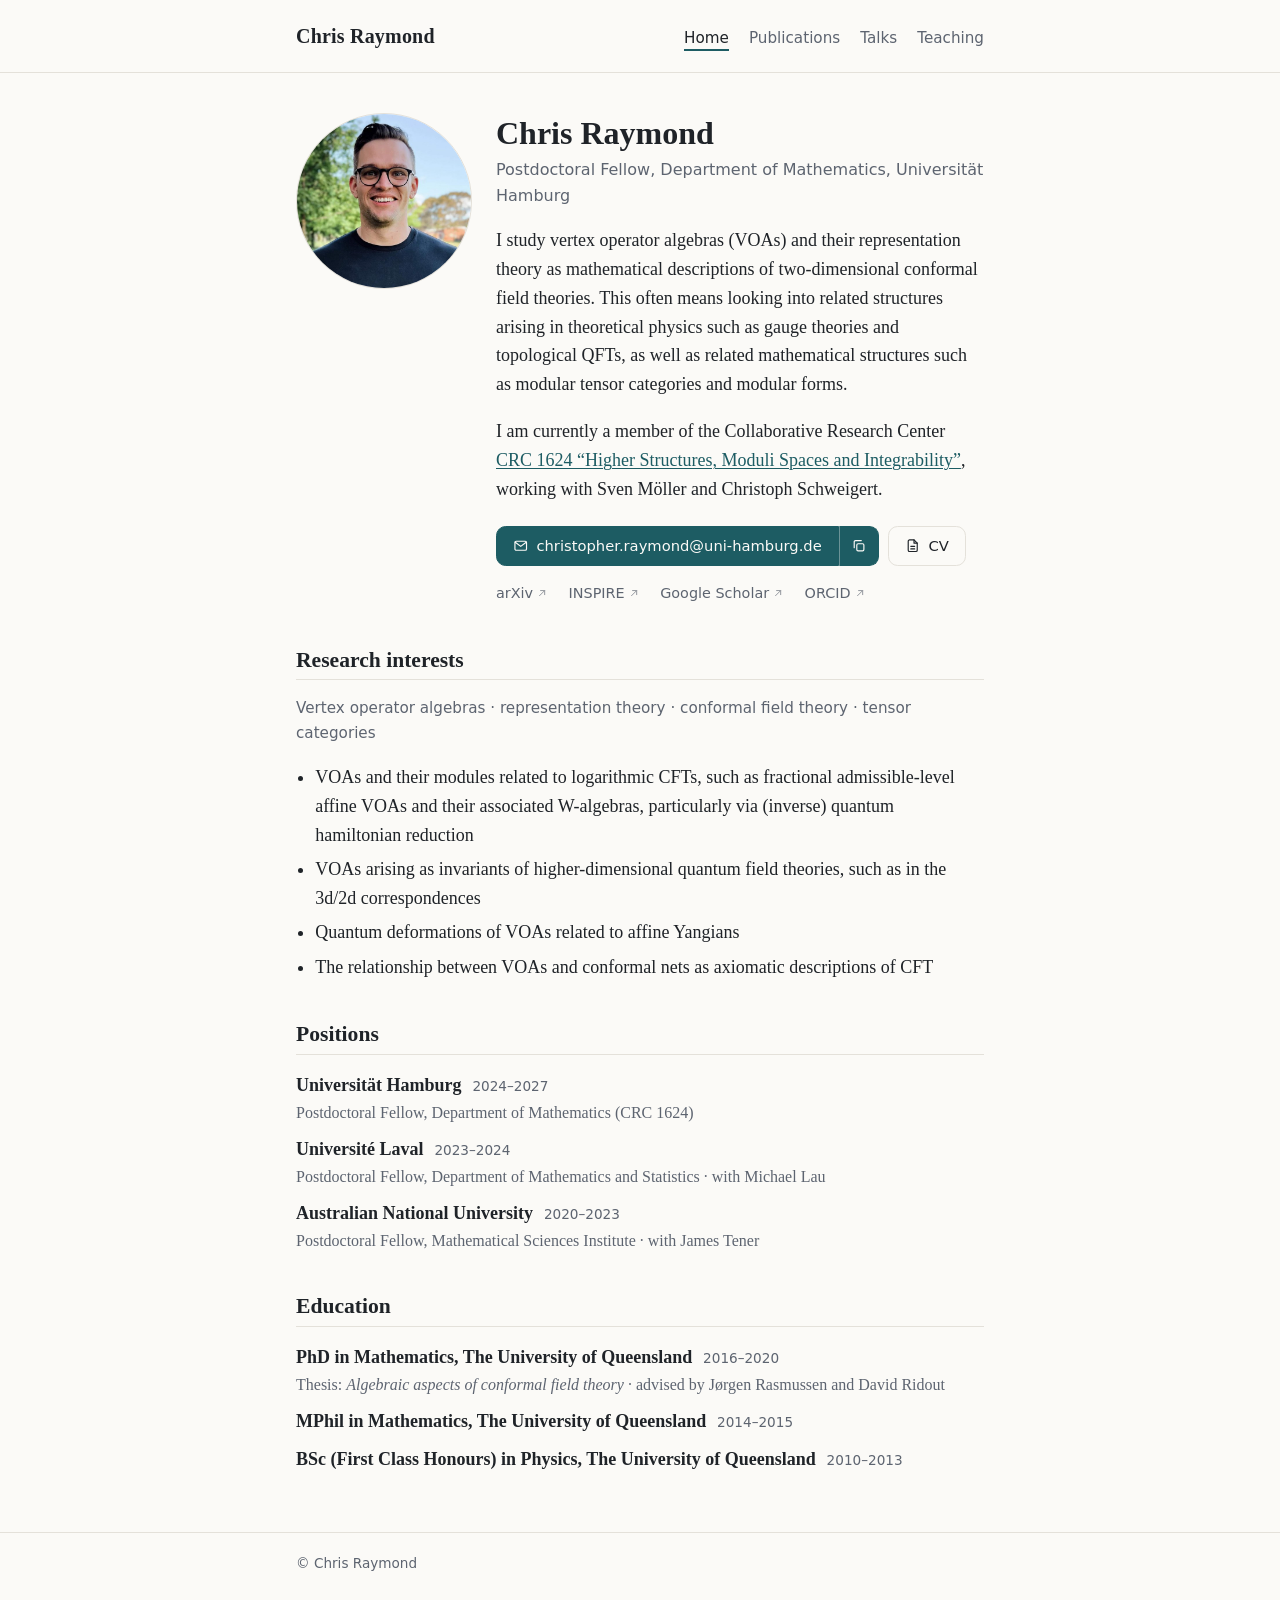
<file: index.html>
<!DOCTYPE html>
<html lang="en">
<head>
  <meta charset="utf-8">
  <meta name="viewport" content="width=device-width, initial-scale=1">
  <title>Chris Raymond</title>
  <meta name="description" content="Chris Raymond — mathematician working on vertex operator algebras, conformal field theory and representation theory. Postdoctoral Fellow at the University of Hamburg.">
  <link rel="stylesheet" href="style.css">
</head>
<body>
  <header class="site-header">
    <div class="wrap">
      <a class="site-name" href="index.html">Chris Raymond</a>
      <nav aria-label="Main">
        <ul>
          <li><a href="index.html" aria-current="page">Home</a></li>
          <li><a href="publications.html">Publications</a></li>
          <li><a href="talks.html">Talks</a></li>
          <li><a href="teaching.html">Teaching</a></li>
        </ul>
      </nav>
    </div>
  </header>

  <main class="wrap">
    <section class="intro" id="intro">
      <img src="images/profile.jpg" alt="Photo of Chris Raymond"
           onload="this.parentElement.classList.add('has-photo')"
           onerror="this.remove()">
      <div>
        <h1>Chris Raymond</h1>
        <p class="position">Postdoctoral Fellow, Department of Mathematics, Universität Hamburg</p>
        <p>I study vertex operator algebras (VOAs) and their representation theory as mathematical descriptions of two-dimensional conformal field theories. This often means looking into related structures arising in theoretical physics such as gauge theories and topological QFTs, as well as related mathematical structures such as modular tensor categories and modular forms.</p>
        <p>I am currently a member of the Collaborative Research Center <a href="https://www.sfb1624.uni-hamburg.de/">CRC 1624 “Higher Structures, Moduli Spaces and Integrability”</a>, working with Sven Möller and Christoph Schweigert.</p>
        <div class="actions">
          <span class="email-group">
            <a class="btn btn-primary" id="email-link" href="#intro">
              <svg class="icon" viewBox="0 0 24 24" aria-hidden="true"><rect x="3" y="5" width="18" height="14" rx="2"/><path d="m3.5 6.5 8.5 6.5 8.5-6.5"/></svg>
              <span id="email-text">christopher dot raymond at uni-hamburg dot de</span>
            </a>
            <button class="btn btn-icon" id="copy-email" type="button" aria-label="Copy email address" title="Copy email address" hidden>
              <svg class="icon icon-copy" viewBox="0 0 24 24" aria-hidden="true"><rect x="9" y="9" width="11" height="11" rx="2"/><path d="M5 15V6a2 2 0 0 1 2-2h9"/></svg>
              <svg class="icon icon-check" viewBox="0 0 24 24" aria-hidden="true"><path d="m5 12.5 4.5 4.5L19 7.5"/></svg>
            </button>
          </span>
          <a class="btn" href="cv.pdf">
            <svg class="icon" viewBox="0 0 24 24" aria-hidden="true"><path d="M14 3H7a2 2 0 0 0-2 2v14a2 2 0 0 0 2 2h10a2 2 0 0 0 2-2V8z"/><path d="M14 3v5h5M9 13h6M9 17h6"/></svg>
            CV
          </a>
        </div>
        <ul class="profile-links" aria-label="Academic profiles">
          <li><a href="https://arxiv.org/a/raymond_c_1.html">arXiv<svg class="icon ext" viewBox="0 0 24 24" aria-hidden="true"><path d="M7 17 17 7M9 7h8v8"/></svg></a></li>
          <li><a href="https://inspirehep.net/authors/1632620">INSPIRE<svg class="icon ext" viewBox="0 0 24 24" aria-hidden="true"><path d="M7 17 17 7M9 7h8v8"/></svg></a></li>
          <li><a href="https://scholar.google.com/citations?user=OaqlsiEAAAAJ&amp;hl=en">Google Scholar<svg class="icon ext" viewBox="0 0 24 24" aria-hidden="true"><path d="M7 17 17 7M9 7h8v8"/></svg></a></li>
          <li><a href="https://orcid.org/0000-0001-5535-0823">ORCID<svg class="icon ext" viewBox="0 0 24 24" aria-hidden="true"><path d="M7 17 17 7M9 7h8v8"/></svg></a></li>
        </ul>
      </div>
    </section>

    <h2>Research interests</h2>
    <p class="keywords">Vertex operator algebras · representation theory · conformal field theory · tensor categories</p>
    <ul class="plain">
      <li>VOAs and their modules related to logarithmic CFTs, such as fractional admissible-level affine VOAs and their associated W-algebras, particularly via (inverse) quantum hamiltonian reduction</li>
      <li>VOAs arising as invariants of higher-dimensional quantum field theories, such as in the 3d/2d correspondences</li>
      <li>Quantum deformations of VOAs related to affine Yangians</li>
      <li>The relationship between VOAs and conformal nets as axiomatic descriptions of CFT</li>
    </ul>

    <h2>Positions</h2>
    <ul class="positions">
      <li>
        <span class="role">Universität Hamburg <span class="years">2024–2027</span></span>
        <span class="detail">Postdoctoral Fellow, Department of Mathematics (CRC 1624)</span>
      </li>
      <li>
        <span class="role">Université Laval <span class="years">2023–2024</span></span>
        <span class="detail">Postdoctoral Fellow, Department of Mathematics and Statistics · with Michael Lau</span>
      </li>
      <li>
        <span class="role">Australian National University <span class="years">2020–2023</span></span>
        <span class="detail">Postdoctoral Fellow, Mathematical Sciences Institute · with James Tener</span>
      </li>
    </ul>

    <h2>Education</h2>
    <ul class="positions">
      <li>
        <span class="role">PhD in Mathematics, The University of Queensland <span class="years">2016–2020</span></span>
        <span class="detail">Thesis: <i>Algebraic aspects of conformal field theory</i> · advised by Jørgen Rasmussen and David Ridout</span>
      </li>
      <li>
        <span class="role">MPhil in Mathematics, The University of Queensland <span class="years">2014–2015</span></span>
      </li>
      <li>
        <span class="role">BSc (First Class Honours) in Physics, The University of Queensland <span class="years">2010–2013</span></span>
      </li>
    </ul>

  </main>

  <footer class="site-footer">
    <div class="wrap">© Chris Raymond</div>
  </footer>

  <script>
    // Assemble the email address in the browser to keep it away from simple scrapers.
    (function () {
      var address = "christopher.raymond" + "@" + "uni-hamburg.de";
      var link = document.getElementById("email-link");
      var text = document.getElementById("email-text");
      var copy = document.getElementById("copy-email");
      if (link && text) {
        link.href = "mailto:" + address;
        text.textContent = address;
      }
      if (copy && navigator.clipboard && window.isSecureContext) {
        copy.hidden = false;
        copy.addEventListener("click", function () {
          navigator.clipboard.writeText(address).then(function () {
            copy.classList.add("copied");
            copy.setAttribute("aria-label", "Email address copied");
            copy.title = "Copied";
            setTimeout(function () {
              copy.classList.remove("copied");
              copy.setAttribute("aria-label", "Copy email address");
              copy.title = "Copy email address";
            }, 1800);
          }).catch(function () {});
        });
      }
    })();
  </script>
</body>
</html>
</file>
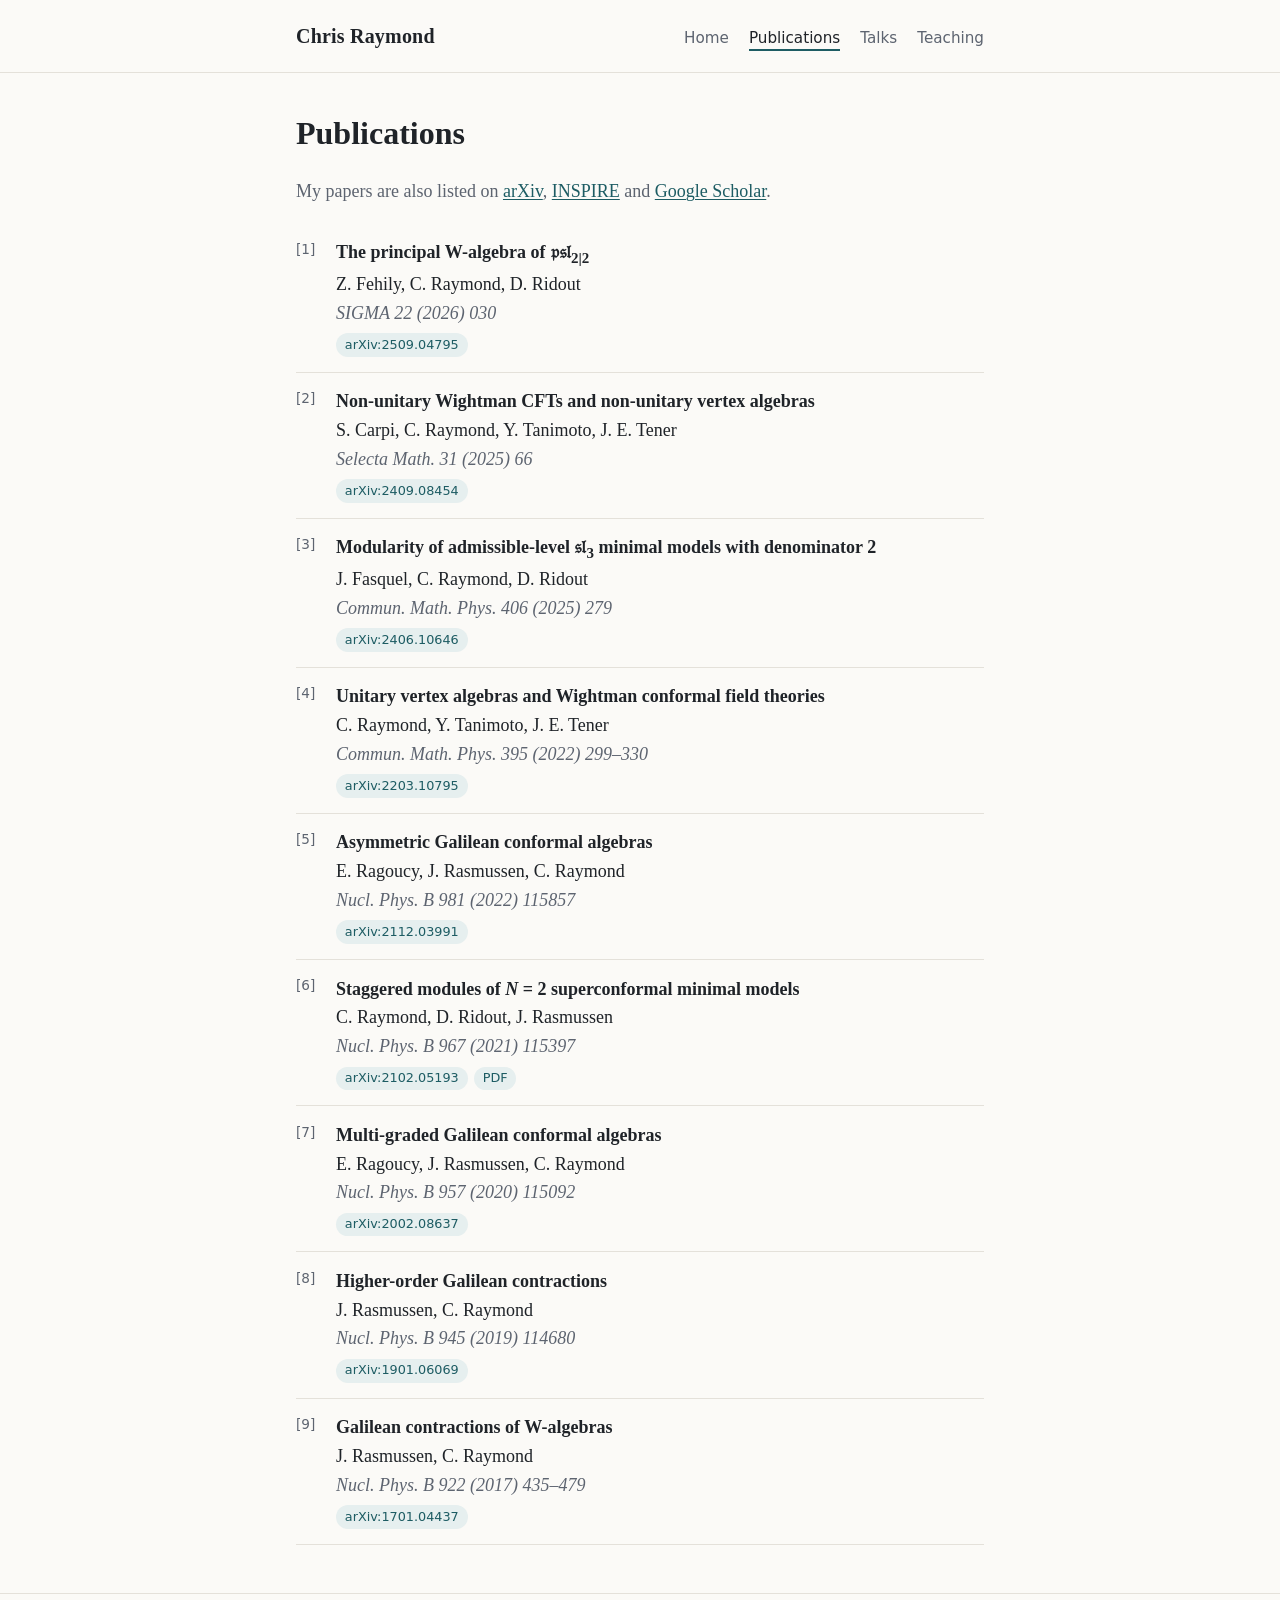
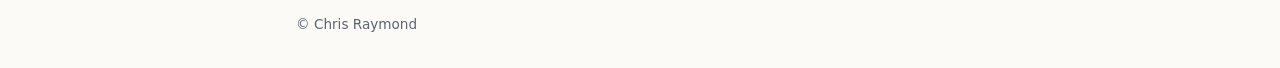
<file: publications.html>
<!DOCTYPE html>
<html lang="en">
<head>
  <meta charset="utf-8">
  <meta name="viewport" content="width=device-width, initial-scale=1">
  <title>Publications · Chris Raymond</title>
  <meta name="description" content="Publications of Chris Raymond on vertex operator algebras, W-algebras and conformal field theory.">
  <link rel="stylesheet" href="style.css">
</head>
<body>
  <header class="site-header">
    <div class="wrap">
      <a class="site-name" href="index.html">Chris Raymond</a>
      <nav aria-label="Main">
        <ul>
          <li><a href="index.html">Home</a></li>
          <li><a href="publications.html" aria-current="page">Publications</a></li>
          <li><a href="talks.html">Talks</a></li>
          <li><a href="teaching.html">Teaching</a></li>
        </ul>
      </nav>
    </div>
  </header>

  <main class="wrap">
    <h1>Publications</h1>
    <p class="lede">My papers are also listed on <a href="https://arxiv.org/a/raymond_c_1.html">arXiv</a>, <a href="https://inspirehep.net/authors/1632620">INSPIRE</a> and <a href="https://scholar.google.com/citations?user=OaqlsiEAAAAJ&amp;hl=en">Google Scholar</a>.</p>

    <ol class="pubs">
      <li>
        <span class="pub-title">The principal W-algebra of 𝔭𝔰𝔩<sub>2|2</sub></span>
        <span class="pub-authors">Z. Fehily, C. Raymond, D. Ridout</span>
        <span class="pub-venue">SIGMA 22 (2026) 030</span>
        <span class="links"><a href="https://arxiv.org/abs/2509.04795">arXiv:2509.04795</a></span>
      </li>
      <li>
        <span class="pub-title">Non-unitary Wightman CFTs and non-unitary vertex algebras</span>
        <span class="pub-authors">S. Carpi, C. Raymond, Y. Tanimoto, J. E. Tener</span>
        <span class="pub-venue">Selecta Math. 31 (2025) 66</span>
        <span class="links"><a href="https://arxiv.org/abs/2409.08454">arXiv:2409.08454</a></span>
      </li>
      <li>
        <span class="pub-title">Modularity of admissible-level 𝔰𝔩<sub>3</sub> minimal models with denominator 2</span>
        <span class="pub-authors">J. Fasquel, C. Raymond, D. Ridout</span>
        <span class="pub-venue">Commun. Math. Phys. 406 (2025) 279</span>
        <span class="links"><a href="https://arxiv.org/abs/2406.10646">arXiv:2406.10646</a></span>
      </li>
      <li>
        <span class="pub-title">Unitary vertex algebras and Wightman conformal field theories</span>
        <span class="pub-authors">C. Raymond, Y. Tanimoto, J. E. Tener</span>
        <span class="pub-venue">Commun. Math. Phys. 395 (2022) 299–330</span>
        <span class="links"><a href="https://arxiv.org/abs/2203.10795">arXiv:2203.10795</a></span>
      </li>
      <li>
        <span class="pub-title">Asymmetric Galilean conformal algebras</span>
        <span class="pub-authors">E. Ragoucy, J. Rasmussen, C. Raymond</span>
        <span class="pub-venue">Nucl. Phys. B 981 (2022) 115857</span>
        <span class="links"><a href="https://arxiv.org/abs/2112.03991">arXiv:2112.03991</a></span>
      </li>
      <li>
        <span class="pub-title">Staggered modules of <i>N</i> = 2 superconformal minimal models</span>
        <span class="pub-authors">C. Raymond, D. Ridout, J. Rasmussen</span>
        <span class="pub-venue">Nucl. Phys. B 967 (2021) 115397</span>
        <span class="links">
          <a href="https://arxiv.org/abs/2102.05193">arXiv:2102.05193</a>
          <a href="https://researchers.ms.unimelb.edu.au/~dridout@unimelb/papers/2102.05193.pdf">PDF</a>
        </span>
      </li>
      <li>
        <span class="pub-title">Multi-graded Galilean conformal algebras</span>
        <span class="pub-authors">E. Ragoucy, J. Rasmussen, C. Raymond</span>
        <span class="pub-venue">Nucl. Phys. B 957 (2020) 115092</span>
        <span class="links"><a href="https://arxiv.org/abs/2002.08637">arXiv:2002.08637</a></span>
      </li>
      <li>
        <span class="pub-title">Higher-order Galilean contractions</span>
        <span class="pub-authors">J. Rasmussen, C. Raymond</span>
        <span class="pub-venue">Nucl. Phys. B 945 (2019) 114680</span>
        <span class="links"><a href="https://arxiv.org/abs/1901.06069">arXiv:1901.06069</a></span>
      </li>
      <li>
        <span class="pub-title">Galilean contractions of W-algebras</span>
        <span class="pub-authors">J. Rasmussen, C. Raymond</span>
        <span class="pub-venue">Nucl. Phys. B 922 (2017) 435–479</span>
        <span class="links"><a href="https://arxiv.org/abs/1701.04437">arXiv:1701.04437</a></span>
      </li>
    </ol>
  </main>

  <footer class="site-footer">
    <div class="wrap">© Chris Raymond</div>
  </footer>
</body>
</html>
</file>
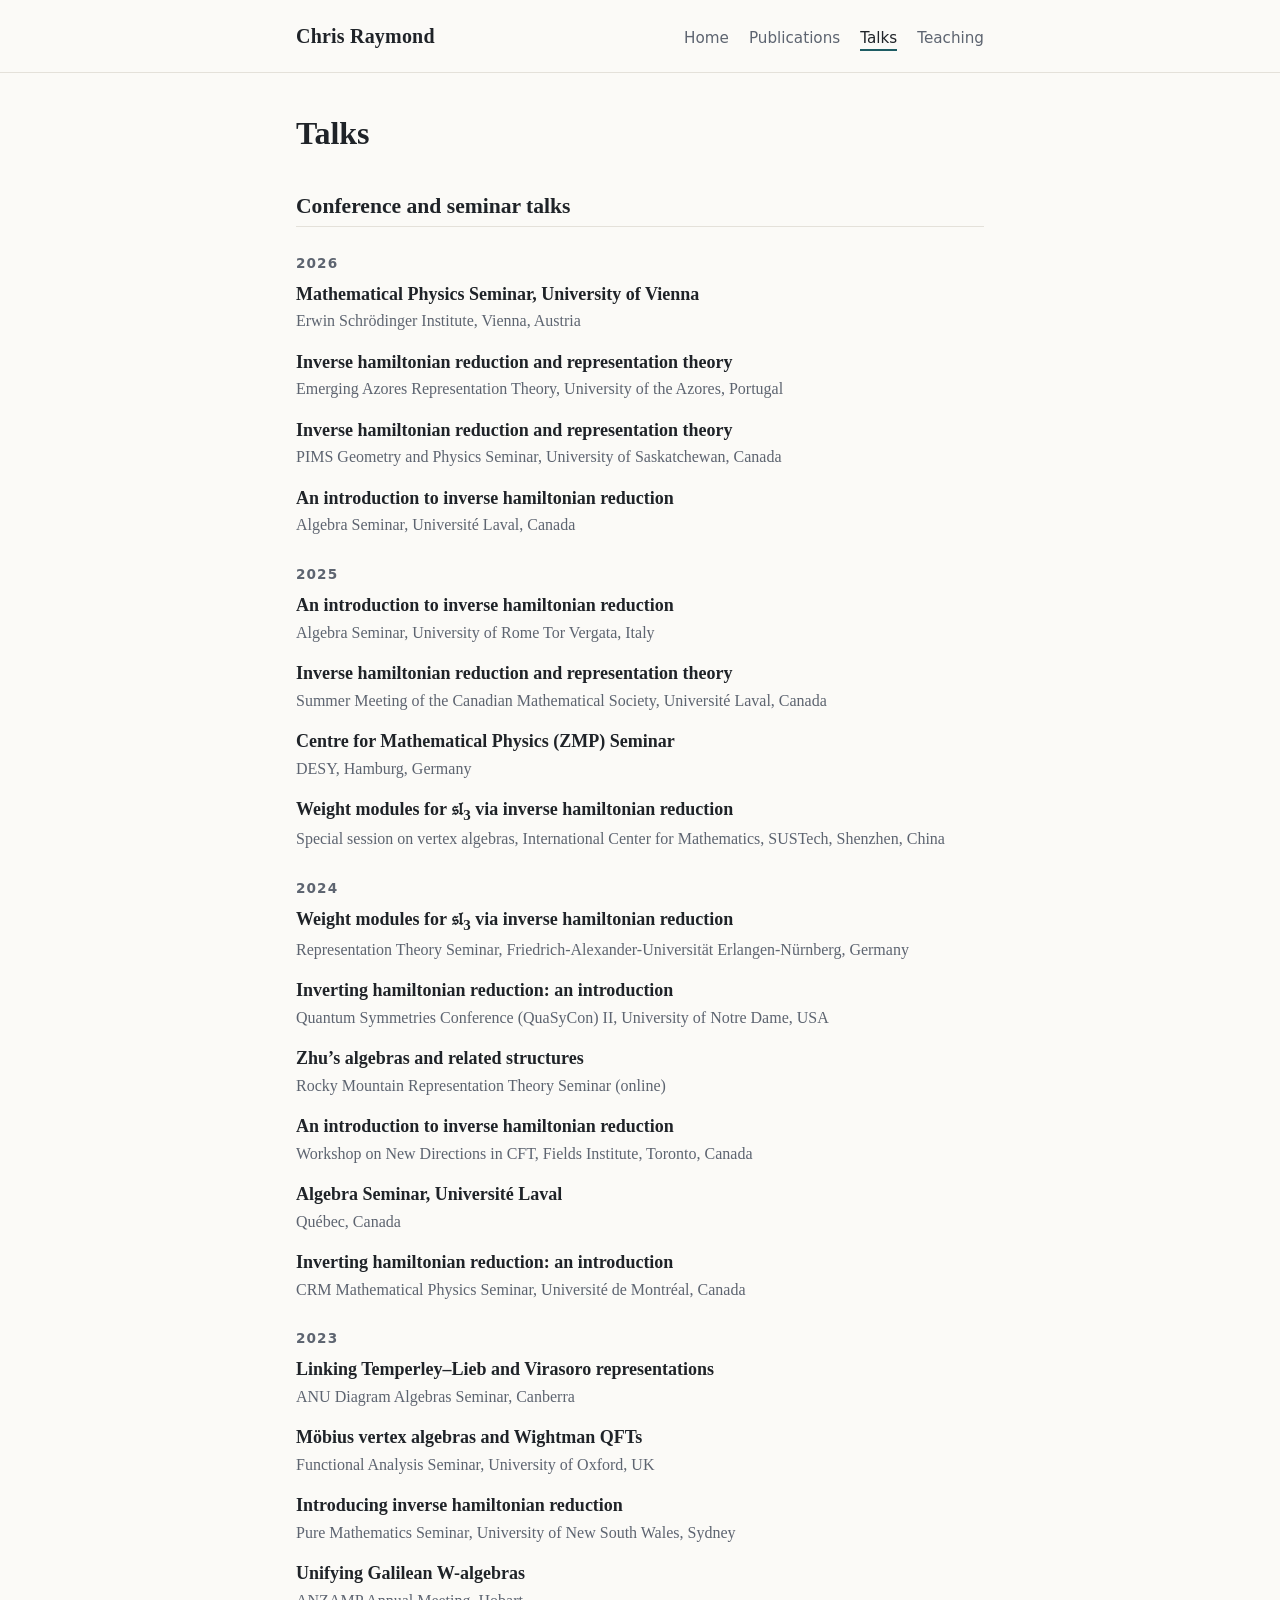
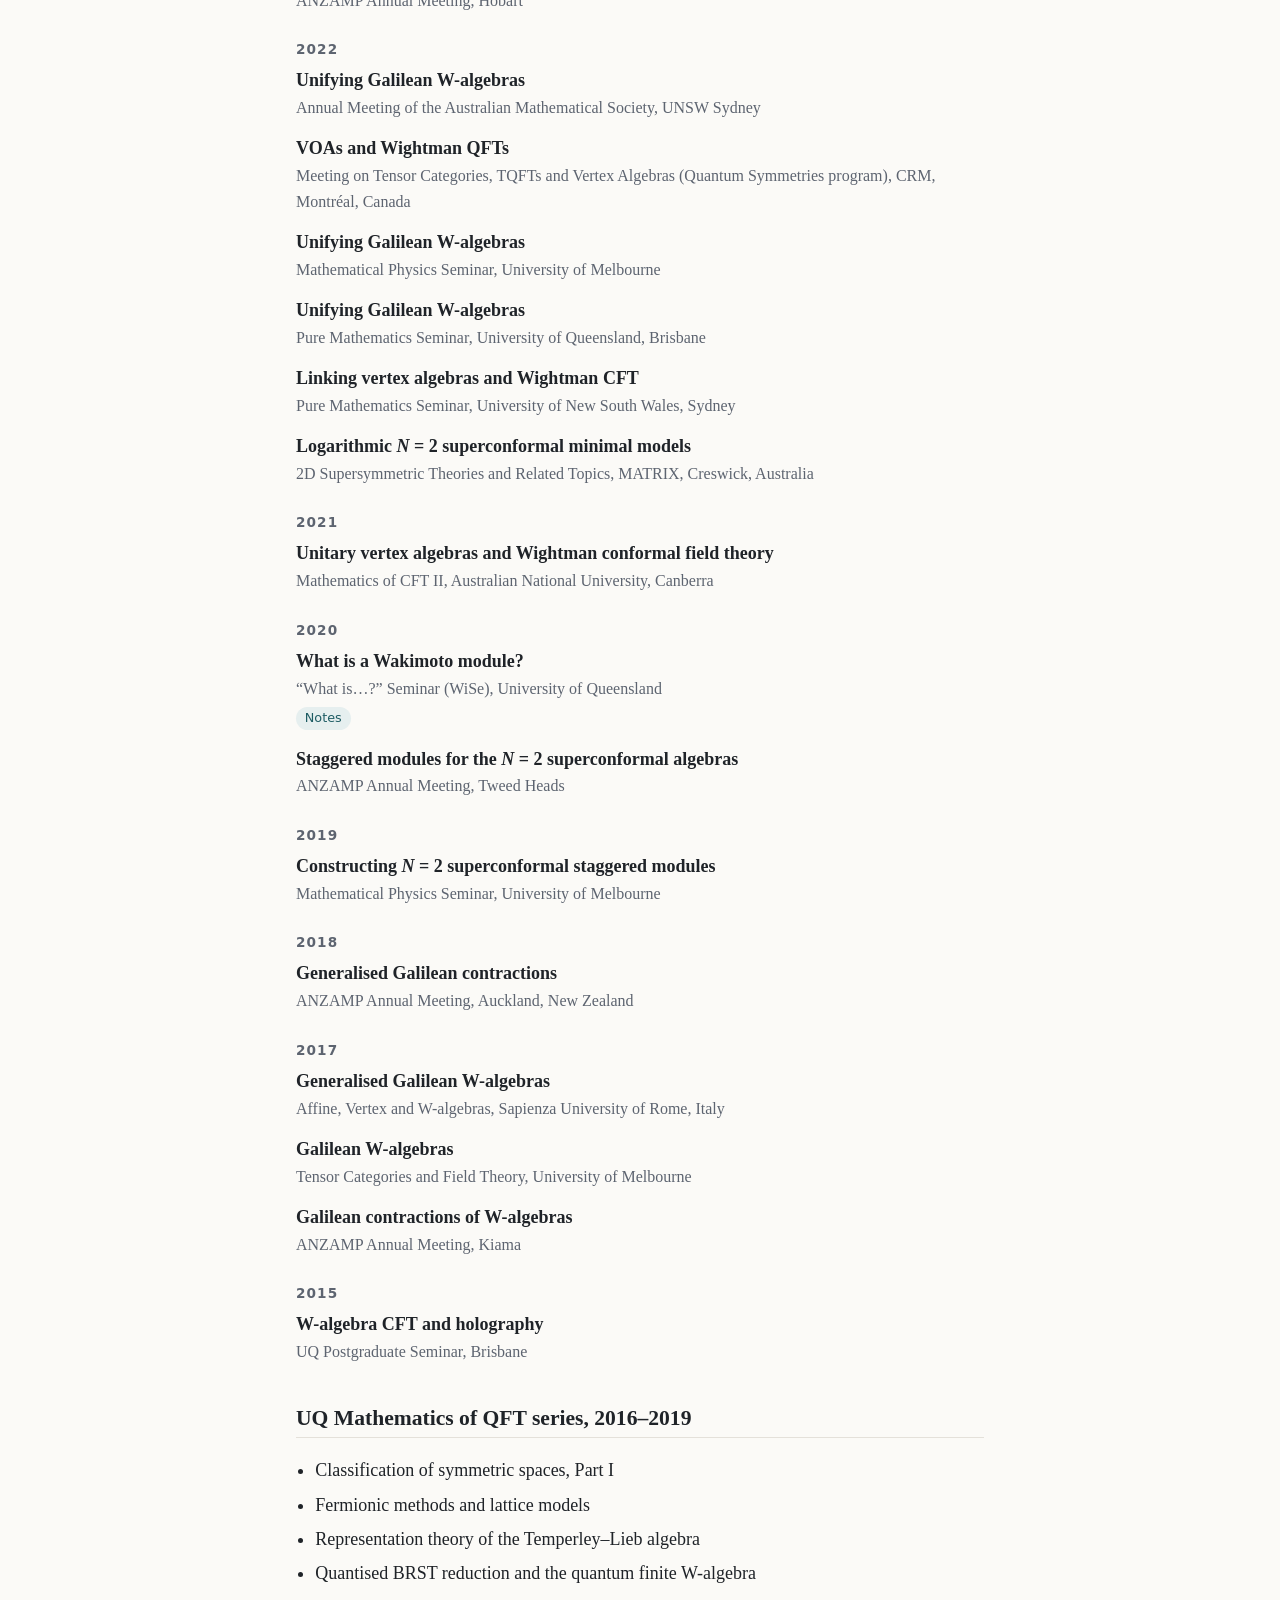
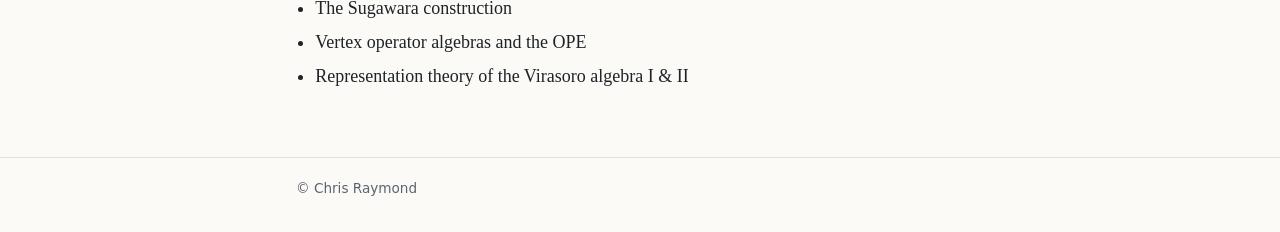
<file: talks.html>
<!DOCTYPE html>
<html lang="en">
<head>
  <meta charset="utf-8">
  <meta name="viewport" content="width=device-width, initial-scale=1">
  <title>Talks · Chris Raymond</title>
  <meta name="description" content="Conference and seminar talks by Chris Raymond.">
  <link rel="stylesheet" href="style.css">
</head>
<body>
  <header class="site-header">
    <div class="wrap">
      <a class="site-name" href="index.html">Chris Raymond</a>
      <nav aria-label="Main">
        <ul>
          <li><a href="index.html">Home</a></li>
          <li><a href="publications.html">Publications</a></li>
          <li><a href="talks.html" aria-current="page">Talks</a></li>
          <li><a href="teaching.html">Teaching</a></li>
        </ul>
      </nav>
    </div>
  </header>

  <main class="wrap">
    <h1>Talks</h1>

    <h2>Conference and seminar talks</h2>

    <h3>2026</h3>
    <ul class="entries">
      <li><span class="title">Mathematical Physics Seminar, University of Vienna</span>
        <span class="where">Erwin Schrödinger Institute, Vienna, Austria</span></li>
      <li><span class="title">Inverse hamiltonian reduction and representation theory</span>
        <span class="where">Emerging Azores Representation Theory, University of the Azores, Portugal</span></li>
      <li><span class="title">Inverse hamiltonian reduction and representation theory</span>
        <span class="where">PIMS Geometry and Physics Seminar, University of Saskatchewan, Canada</span></li>
      <li><span class="title">An introduction to inverse hamiltonian reduction</span>
        <span class="where">Algebra Seminar, Université Laval, Canada</span></li>
    </ul>

    <h3>2025</h3>
    <ul class="entries">
      <li><span class="title">An introduction to inverse hamiltonian reduction</span>
        <span class="where">Algebra Seminar, University of Rome Tor Vergata, Italy</span></li>
      <li><span class="title">Inverse hamiltonian reduction and representation theory</span>
        <span class="where">Summer Meeting of the Canadian Mathematical Society, Université Laval, Canada</span></li>
      <li><span class="title">Centre for Mathematical Physics (ZMP) Seminar</span>
        <span class="where">DESY, Hamburg, Germany</span></li>
      <li><span class="title">Weight modules for 𝔰𝔩<sub>3</sub> via inverse hamiltonian reduction</span>
        <span class="where">Special session on vertex algebras, International Center for Mathematics, SUSTech, Shenzhen, China</span></li>
    </ul>

    <h3>2024</h3>
    <ul class="entries">
      <li><span class="title">Weight modules for 𝔰𝔩<sub>3</sub> via inverse hamiltonian reduction</span>
        <span class="where">Representation Theory Seminar, Friedrich-Alexander-Universität Erlangen-Nürnberg, Germany</span></li>
      <li><span class="title">Inverting hamiltonian reduction: an introduction</span>
        <span class="where">Quantum Symmetries Conference (QuaSyCon) II, University of Notre Dame, USA</span></li>
      <li><span class="title">Zhu’s algebras and related structures</span>
        <span class="where">Rocky Mountain Representation Theory Seminar (online)</span></li>
      <li><span class="title">An introduction to inverse hamiltonian reduction</span>
        <span class="where">Workshop on New Directions in CFT, Fields Institute, Toronto, Canada</span></li>
      <li><span class="title">Algebra Seminar, Université Laval</span>
        <span class="where">Québec, Canada</span></li>
      <li><span class="title">Inverting hamiltonian reduction: an introduction</span>
        <span class="where">CRM Mathematical Physics Seminar, Université de Montréal, Canada</span></li>
    </ul>

    <h3>2023</h3>
    <ul class="entries">
      <li><span class="title">Linking Temperley–Lieb and Virasoro representations</span>
        <span class="where">ANU Diagram Algebras Seminar, Canberra</span></li>
      <li><span class="title">Möbius vertex algebras and Wightman QFTs</span>
        <span class="where">Functional Analysis Seminar, University of Oxford, UK</span></li>
      <li><span class="title">Introducing inverse hamiltonian reduction</span>
        <span class="where">Pure Mathematics Seminar, University of New South Wales, Sydney</span></li>
      <li><span class="title">Unifying Galilean W-algebras</span>
        <span class="where">ANZAMP Annual Meeting, Hobart</span></li>
    </ul>

    <h3>2022</h3>
    <ul class="entries">
      <li><span class="title">Unifying Galilean W-algebras</span>
        <span class="where">Annual Meeting of the Australian Mathematical Society, UNSW Sydney</span></li>
      <li><span class="title">VOAs and Wightman QFTs</span>
        <span class="where">Meeting on Tensor Categories, TQFTs and Vertex Algebras (Quantum Symmetries program), CRM, Montréal, Canada</span></li>
      <li><span class="title">Unifying Galilean W-algebras</span>
        <span class="where">Mathematical Physics Seminar, University of Melbourne</span></li>
      <li><span class="title">Unifying Galilean W-algebras</span>
        <span class="where">Pure Mathematics Seminar, University of Queensland, Brisbane</span></li>
      <li><span class="title">Linking vertex algebras and Wightman CFT</span>
        <span class="where">Pure Mathematics Seminar, University of New South Wales, Sydney</span></li>
      <li><span class="title">Logarithmic <i>N</i> = 2 superconformal minimal models</span>
        <span class="where">2D Supersymmetric Theories and Related Topics, MATRIX, Creswick, Australia</span></li>
    </ul>

    <h3>2021</h3>
    <ul class="entries">
      <li><span class="title">Unitary vertex algebras and Wightman conformal field theory</span>
        <span class="where">Mathematics of CFT II, Australian National University, Canberra</span></li>
    </ul>

    <h3>2020</h3>
    <ul class="entries">
      <li><span class="title">What is a Wakimoto module?</span>
        <span class="where">“What is…?” Seminar (WiSe), University of Queensland</span>
        <span class="links"><a href="https://drive.google.com/file/d/1b124XEPYDWyTGVHSWyREWzFXsksRsdXP/view?usp=sharing">Notes</a></span></li>
      <li><span class="title">Staggered modules for the <i>N</i> = 2 superconformal algebras</span>
        <span class="where">ANZAMP Annual Meeting, Tweed Heads</span></li>
    </ul>

    <h3>2019</h3>
    <ul class="entries">
      <li><span class="title">Constructing <i>N</i> = 2 superconformal staggered modules</span>
        <span class="where">Mathematical Physics Seminar, University of Melbourne</span></li>
    </ul>

    <h3>2018</h3>
    <ul class="entries">
      <li><span class="title">Generalised Galilean contractions</span>
        <span class="where">ANZAMP Annual Meeting, Auckland, New Zealand</span></li>
    </ul>

    <h3>2017</h3>
    <ul class="entries">
      <li><span class="title">Generalised Galilean W-algebras</span>
        <span class="where">Affine, Vertex and W-algebras, Sapienza University of Rome, Italy</span></li>
      <li><span class="title">Galilean W-algebras</span>
        <span class="where">Tensor Categories and Field Theory, University of Melbourne</span></li>
      <li><span class="title">Galilean contractions of W-algebras</span>
        <span class="where">ANZAMP Annual Meeting, Kiama</span></li>
    </ul>

    <h3>2015</h3>
    <ul class="entries">
      <li><span class="title">W-algebra CFT and holography</span>
        <span class="where">UQ Postgraduate Seminar, Brisbane</span></li>
    </ul>

    <h2>UQ Mathematics of QFT series, 2016–2019</h2>
    <ul class="plain">
      <li>Classification of symmetric spaces, Part I</li>
      <li>Fermionic methods and lattice models</li>
      <li>Representation theory of the Temperley–Lieb algebra</li>
      <li>Quantised BRST reduction and the quantum finite W-algebra</li>
      <li>The Sugawara construction</li>
      <li>Vertex operator algebras and the OPE</li>
      <li>Representation theory of the Virasoro algebra I &amp; II</li>
    </ul>
  </main>

  <footer class="site-footer">
    <div class="wrap">© Chris Raymond</div>
  </footer>
</body>
</html>
</file>
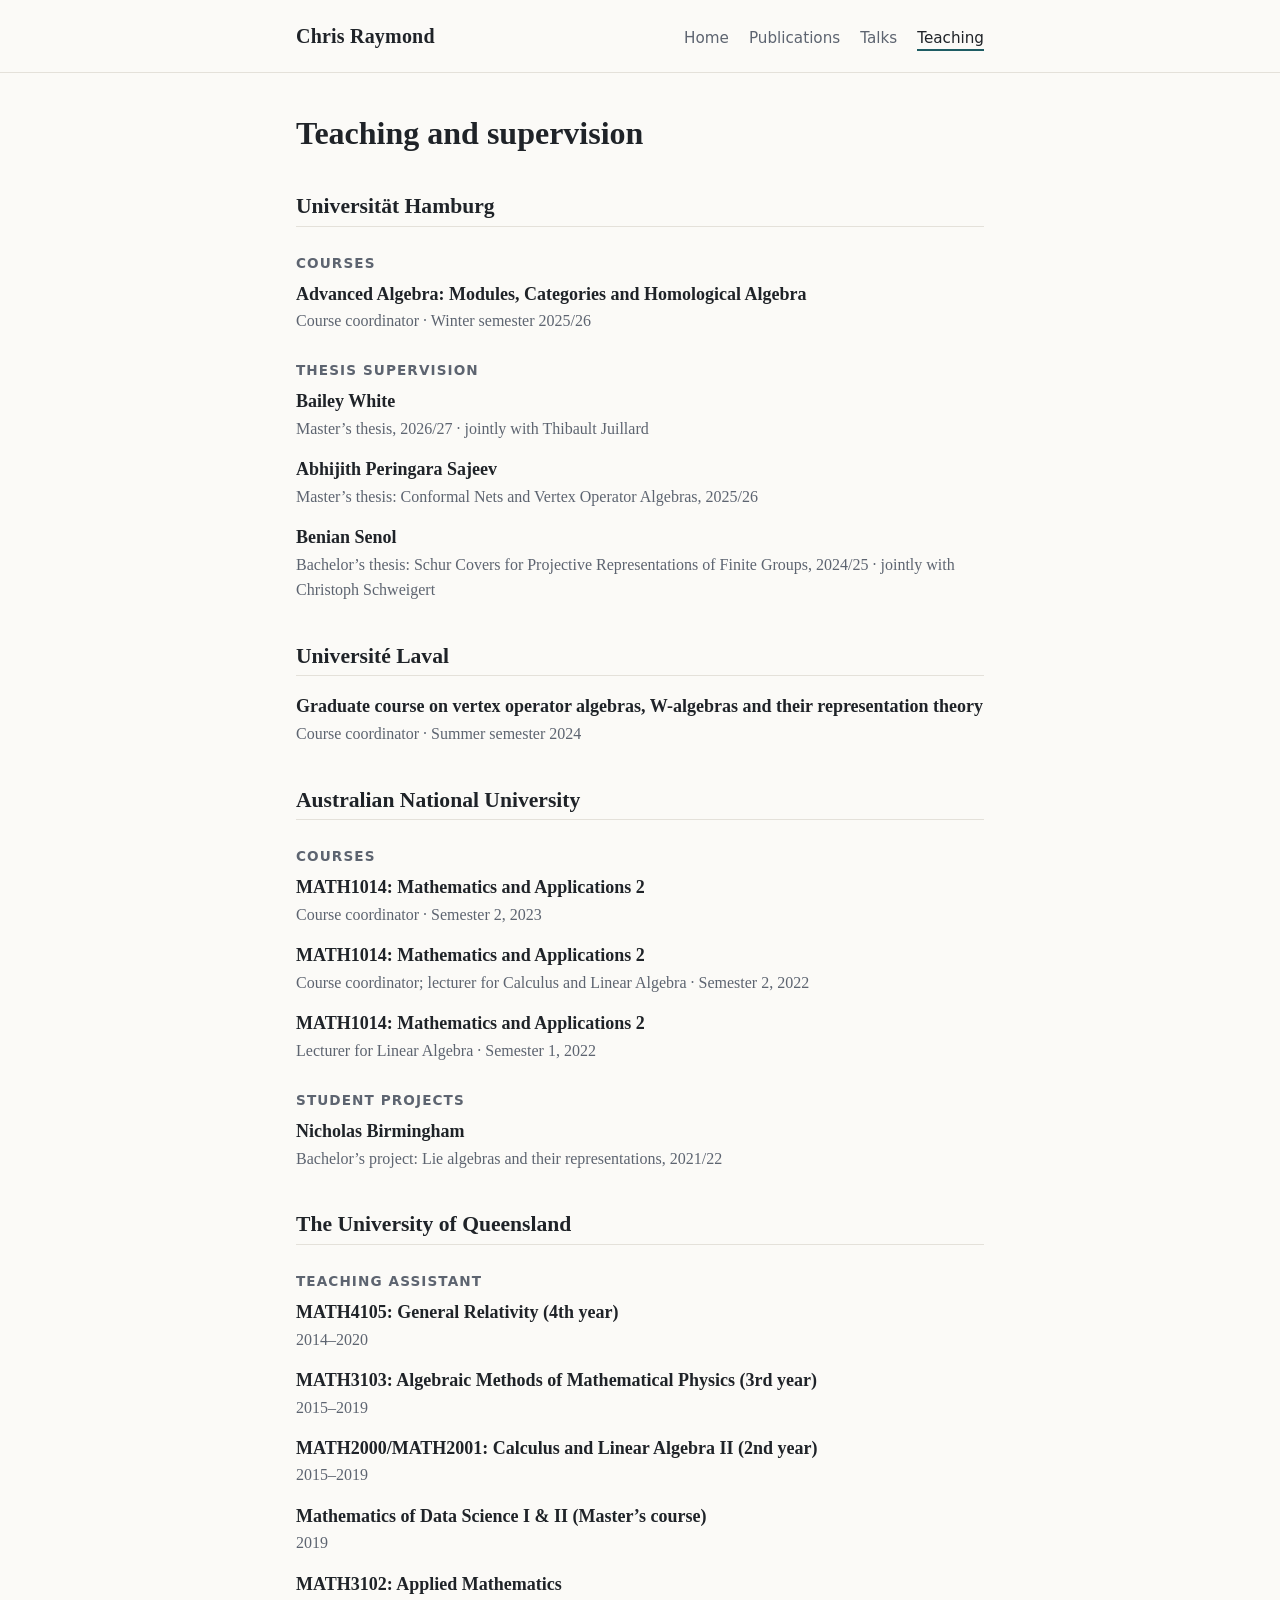
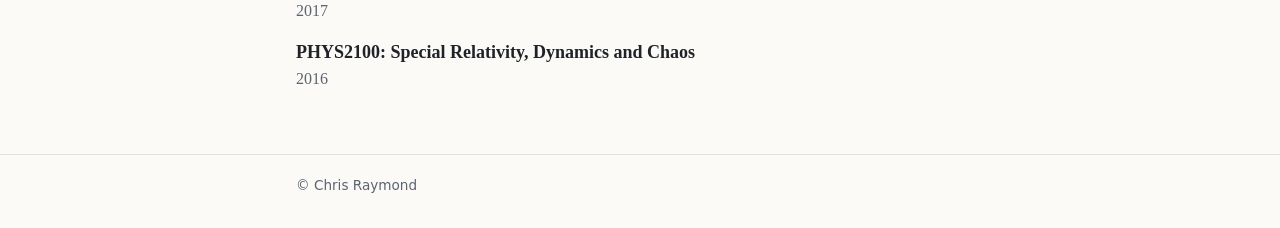
<file: teaching.html>
<!DOCTYPE html>
<html lang="en">
<head>
  <meta charset="utf-8">
  <meta name="viewport" content="width=device-width, initial-scale=1">
  <title>Teaching · Chris Raymond</title>
  <meta name="description" content="Teaching and supervision by Chris Raymond.">
  <link rel="stylesheet" href="style.css">
</head>
<body>
  <header class="site-header">
    <div class="wrap">
      <a class="site-name" href="index.html">Chris Raymond</a>
      <nav aria-label="Main">
        <ul>
          <li><a href="index.html">Home</a></li>
          <li><a href="publications.html">Publications</a></li>
          <li><a href="talks.html">Talks</a></li>
          <li><a href="teaching.html" aria-current="page">Teaching</a></li>
        </ul>
      </nav>
    </div>
  </header>

  <main class="wrap">
    <h1>Teaching and supervision</h1>

    <h2>Universität Hamburg</h2>
    <h3>Courses</h3>
    <ul class="entries">
      <li><span class="title">Advanced Algebra: Modules, Categories and Homological Algebra</span>
        <span class="where">Course coordinator · Winter semester 2025/26</span></li>
    </ul>
    <h3>Thesis supervision</h3>
    <ul class="entries">
      <li><span class="title">Bailey White</span>
        <span class="where">Master’s thesis, 2026/27 · jointly with Thibault Juillard</span></li>
      <li><span class="title">Abhijith Peringara Sajeev</span>
        <span class="where">Master’s thesis: Conformal Nets and Vertex Operator Algebras, 2025/26</span></li>
      <li><span class="title">Benian Senol</span>
        <span class="where">Bachelor’s thesis: Schur Covers for Projective Representations of Finite Groups, 2024/25 · jointly with Christoph Schweigert</span></li>
    </ul>

    <h2>Université Laval</h2>
    <ul class="entries">
      <li><span class="title">Graduate course on vertex operator algebras, W-algebras and their representation theory</span>
        <span class="where">Course coordinator · Summer semester 2024</span></li>
    </ul>

    <h2>Australian National University</h2>
    <h3>Courses</h3>
    <ul class="entries">
      <li><span class="title">MATH1014: Mathematics and Applications 2</span>
        <span class="where">Course coordinator · Semester 2, 2023</span></li>
      <li><span class="title">MATH1014: Mathematics and Applications 2</span>
        <span class="where">Course coordinator; lecturer for Calculus and Linear Algebra · Semester 2, 2022</span></li>
      <li><span class="title">MATH1014: Mathematics and Applications 2</span>
        <span class="where">Lecturer for Linear Algebra · Semester 1, 2022</span></li>
    </ul>
    <h3>Student projects</h3>
    <ul class="entries">
      <li><span class="title">Nicholas Birmingham</span>
        <span class="where">Bachelor’s project: Lie algebras and their representations, 2021/22</span></li>
    </ul>

    <h2>The University of Queensland</h2>
    <h3>Teaching assistant</h3>
    <ul class="entries">
      <li><span class="title">MATH4105: General Relativity (4th year)</span>
        <span class="where">2014–2020</span></li>
      <li><span class="title">MATH3103: Algebraic Methods of Mathematical Physics (3rd year)</span>
        <span class="where">2015–2019</span></li>
      <li><span class="title">MATH2000/MATH2001: Calculus and Linear Algebra II (2nd year)</span>
        <span class="where">2015–2019</span></li>
      <li><span class="title">Mathematics of Data Science I &amp; II (Master’s course)</span>
        <span class="where">2019</span></li>
      <li><span class="title">MATH3102: Applied Mathematics</span>
        <span class="where">2017</span></li>
      <li><span class="title">PHYS2100: Special Relativity, Dynamics and Chaos</span>
        <span class="where">2016</span></li>
    </ul>
  </main>

  <footer class="site-footer">
    <div class="wrap">© Chris Raymond</div>
  </footer>
</body>
</html>
</file>
<file: style.css>
/* Chris Raymond — personal academic site */

:root {
  --bg: #fbfaf7;
  --text: #1f2328;
  --muted: #5d6470;
  --rule: #e4e1da;
  --accent: #1d5c63;
  --accent-soft: #e6efef;
  --serif: "Charter", "Bitstream Charter", "Iowan Old Style", "Palatino Linotype", Georgia, serif;
  --sans: system-ui, -apple-system, "Segoe UI", Roboto, "Helvetica Neue", Arial, sans-serif;
}

@media (prefers-color-scheme: dark) {
  :root {
    --bg: #15181c;
    --text: #e6e6e3;
    --muted: #9aa1ab;
    --rule: #2b3037;
    --accent: #7fc2c8;
    --accent-soft: #1f2d30;
  }
}

* { box-sizing: border-box; }

html { -webkit-text-size-adjust: 100%; }

body {
  margin: 0;
  background: var(--bg);
  color: var(--text);
  font-family: var(--serif);
  font-size: 1.125rem;
  line-height: 1.6;
}

a { color: var(--accent); text-decoration-thickness: 1px; text-underline-offset: 2px; }
a:hover { text-decoration-thickness: 2px; }

.wrap {
  max-width: 46rem;
  margin: 0 auto;
  padding: 0 1.5rem;
}

/* Header & navigation */

.site-header {
  border-bottom: 1px solid var(--rule);
  padding: 1.25rem 0;
}

.site-header .wrap {
  display: flex;
  flex-wrap: wrap;
  align-items: baseline;
  justify-content: space-between;
  gap: 0.5rem 1.5rem;
}

.site-name {
  font-size: 1.25rem;
  font-weight: 600;
  color: var(--text);
  text-decoration: none;
  letter-spacing: 0.01em;
}

nav ul {
  list-style: none;
  margin: 0;
  padding: 0;
  display: flex;
  flex-wrap: wrap;
  gap: 0.25rem 1.25rem;
  font-family: var(--sans);
  font-size: 0.95rem;
}

nav a {
  color: var(--muted);
  text-decoration: none;
  padding-bottom: 2px;
  border-bottom: 2px solid transparent;
}

nav a:hover { color: var(--text); }

nav a[aria-current="page"] {
  color: var(--text);
  border-bottom-color: var(--accent);
}

/* Main content */

main.wrap { padding-top: 2.5rem; padding-bottom: 3rem; }

h1, h2, h3 { line-height: 1.25; font-weight: 600; }
h1 { font-size: 2rem; margin: 0 0 1.5rem; }
h2 {
  font-size: 1.35rem;
  margin: 2.5rem 0 1rem;
  padding-bottom: 0.35rem;
  border-bottom: 1px solid var(--rule);
}
h3 {
  font-family: var(--sans);
  font-size: 0.85rem;
  text-transform: uppercase;
  letter-spacing: 0.08em;
  color: var(--muted);
  margin: 1.75rem 0 0.5rem;
}

.lede { color: var(--muted); }

/* Home page intro */

.intro {
  display: grid;
  grid-template-columns: 1fr;
  gap: 1.5rem;
  align-items: start;
}

.intro.has-photo { grid-template-columns: 11rem 1fr; }

.intro img {
  width: 11rem;
  height: 11rem;
  object-fit: cover;
  border-radius: 50%;
  border: 1px solid var(--rule);
}

.intro h1 { margin-bottom: 0.25rem; }

.position {
  font-family: var(--sans);
  font-size: 1rem;
  color: var(--muted);
  margin: 0 0 1rem;
}

@media (max-width: 600px) {
  .intro.has-photo { grid-template-columns: 1fr; }
  .intro img { width: 8rem; height: 8rem; }
}

/* Lists */

ul.plain { padding-left: 1.2rem; }
ul.plain li { margin: 0.35rem 0; }

.positions { list-style: none; padding: 0; margin: 0; }
.positions li {
  display: grid;
  grid-template-columns: 1fr;
  margin: 0.6rem 0;
}
.positions .role { font-weight: 600; }
.positions .detail { color: var(--muted); font-size: 1rem; }

/* Publications */

ol.pubs {
  list-style: none;
  counter-reset: pub;
  padding: 0;
  margin: 0;
}

ol.pubs li {
  counter-increment: pub;
  position: relative;
  padding: 0.9rem 0 0.9rem 2.5rem;
  border-bottom: 1px solid var(--rule);
}

ol.pubs li::before {
  content: "[" counter(pub) "]";
  position: absolute;
  left: 0;
  top: 0.95rem;
  font-family: var(--sans);
  font-size: 0.85rem;
  color: var(--muted);
}

.pub-title { font-weight: 600; display: block; }
.pub-authors { display: block; }
.pub-venue { display: block; color: var(--muted); font-style: italic; }

.links {
  display: inline-flex;
  flex-wrap: wrap;
  gap: 0.4rem;
  margin-top: 0.35rem;
  font-family: var(--sans);
  font-size: 0.8rem;
}

.links a {
  text-decoration: none;
  background: var(--accent-soft);
  padding: 0.1rem 0.55rem;
  border-radius: 999px;
}

.links a:hover { text-decoration: underline; }

/* Talks & teaching */

.entries { list-style: none; padding: 0; margin: 0; }
.entries li { margin: 0 0 0.85rem; }
.entries .title { font-weight: 600; }
.entries .where { display: block; color: var(--muted); font-size: 1rem; }

/* Footer */

.site-footer {
  border-top: 1px solid var(--rule);
  padding: 1.25rem 0 2rem;
  font-family: var(--sans);
  font-size: 0.85rem;
  color: var(--muted);
}

.site-footer a { color: var(--muted); }

/* Profile links, keywords, dated lists */


.keywords {
  font-family: var(--sans);
  font-size: 0.95rem;
  color: var(--muted);
  margin: 0 0 0.5rem;
}

.years {
  font-family: var(--sans);
  font-weight: 400;
  font-size: 0.85rem;
  color: var(--muted);
  margin-left: 0.4rem;
}

ul.dated { list-style: none; padding: 0; margin: 0; }
ul.dated li {
  display: grid;
  grid-template-columns: 6.5rem 1fr;
  gap: 0 1rem;
  margin: 0.45rem 0;
}
ul.dated .year {
  font-family: var(--sans);
  font-size: 0.9rem;
  color: var(--muted);
  padding-top: 0.15rem;
}

@media (max-width: 600px) {
  ul.dated li { grid-template-columns: 1fr; }
}

.note { color: var(--muted); font-size: 1rem; margin-top: 1rem; }

/* Contact buttons and profile links */

.icon {
  width: 1.05em;
  height: 1.05em;
  flex: none;
  fill: none;
  stroke: currentColor;
  stroke-width: 1.8;
  stroke-linecap: round;
  stroke-linejoin: round;
}

.actions {
  display: flex;
  flex-wrap: wrap;
  gap: 0.6rem;
  margin: 1.4rem 0 0;
}

.email-group { display: inline-flex; max-width: 100%; }

.btn {
  display: inline-flex;
  align-items: center;
  gap: 0.5rem;
  min-height: 2.5rem;
  padding: 0.5rem 1rem;
  font-family: var(--sans);
  font-size: 0.92rem;
  line-height: 1.2;
  color: var(--text);
  background: transparent;
  border: 1px solid var(--rule);
  border-radius: 0.6rem;
  text-decoration: none;
  cursor: pointer;
  transition: background-color 0.15s, border-color 0.15s, color 0.15s;
}

.btn:hover { border-color: var(--accent); color: var(--accent); }

.btn-primary {
  background: var(--accent);
  border-color: var(--accent);
  color: var(--bg);
  min-width: 0;
}

.btn-primary span { overflow: hidden; text-overflow: ellipsis; white-space: nowrap; }

.btn-primary:hover { color: var(--bg); filter: brightness(1.1); }

.email-group .btn-primary { border-top-right-radius: 0; border-bottom-right-radius: 0; }

.btn-icon {
  padding: 0.5rem 0.7rem;
  border-color: var(--accent);
  border-left: 1px solid color-mix(in srgb, var(--bg) 35%, var(--accent));
  border-top-left-radius: 0;
  border-bottom-left-radius: 0;
  background: var(--accent);
  color: var(--bg);
}

.btn-icon:hover { color: var(--bg); filter: brightness(1.1); }

.btn-icon .icon-check { display: none; }
.btn-icon.copied .icon-copy { display: none; }
.btn-icon.copied .icon-check { display: block; }

.btn:focus-visible,
.profile-links a:focus-visible {
  outline: 2px solid var(--accent);
  outline-offset: 2px;
}

.profile-links {
  list-style: none;
  display: flex;
  flex-wrap: wrap;
  gap: 0.25rem 1.25rem;
  margin: 1rem 0 0;
  padding: 0;
  font-family: var(--sans);
  font-size: 0.9rem;
}

.profile-links a {
  display: inline-flex;
  align-items: center;
  gap: 0.2rem;
  color: var(--muted);
  text-decoration: none;
  border-bottom: 1px solid transparent;
  padding-bottom: 1px;
}

.profile-links a:hover { color: var(--accent); border-bottom-color: currentColor; }

.profile-links .ext { width: 0.85em; height: 0.85em; opacity: 0.7; }

@media (max-width: 600px) {
  .email-group { width: 100%; }
  .email-group .btn-primary { flex: 1 1 auto; padding-left: 0.8rem; padding-right: 0.8rem; font-size: 0.85rem; }
  .profile-links { gap: 0.25rem 1rem; }
}
</file>
